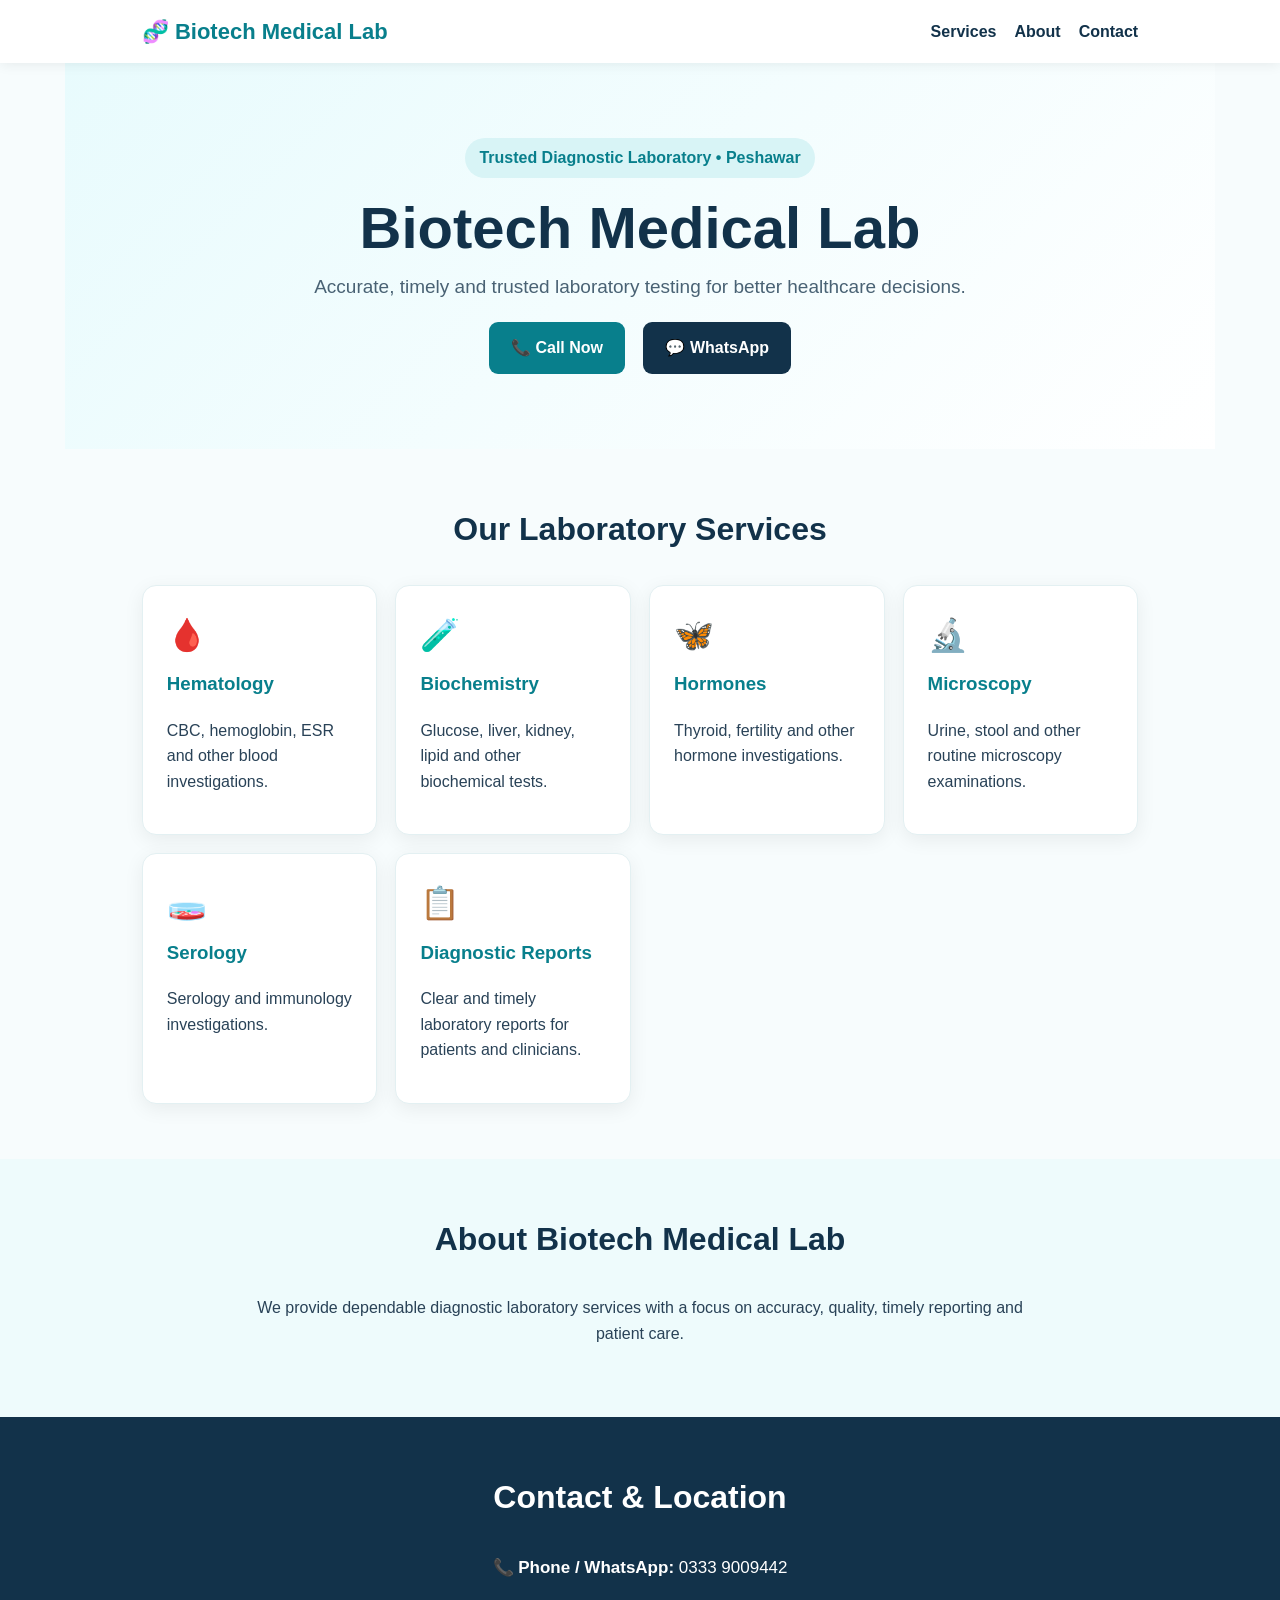
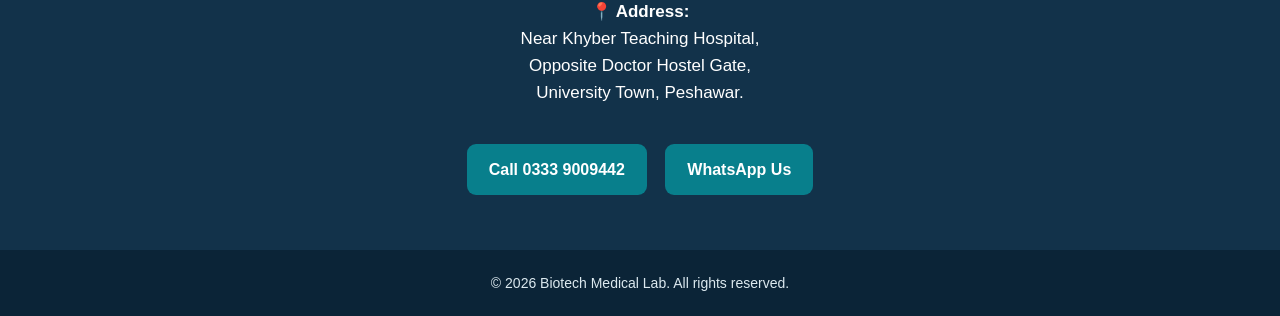
<file: index(1).html>
<!DOCTYPE html>
<html lang="en">
<head>
<meta charset="UTF-8">
<meta name="viewport" content="width=device-width, initial-scale=1.0">
<title>Biotech Medical Lab | Peshawar</title>
<meta name="description" content="Biotech Medical Lab near Khyber Teaching Hospital, University Town, Peshawar.">
<style>
*{box-sizing:border-box;scroll-behavior:smooth}body{margin:0;font-family:Arial,sans-serif;color:#294257;background:#f7fcfd;line-height:1.6}
header{position:sticky;top:0;z-index:10;background:#fff;box-shadow:0 2px 12px #0001}.nav{max-width:1150px;margin:auto;padding:14px 6%;display:flex;align-items:center;justify-content:space-between;gap:20px}.brand{font-size:22px;font-weight:800;color:#087f8c}nav a{color:#12324a;text-decoration:none;margin-left:18px;font-weight:600}
.hero{padding:75px 6%;text-align:center;background:linear-gradient(135deg,#e8fbfd,#fff)}.badge{display:inline-block;background:#d8f4f6;color:#087f8c;padding:7px 14px;border-radius:30px;font-weight:700}
h1{font-size:clamp(35px,6vw,58px);line-height:1.1;color:#12324a;margin:18px 0 12px}.hero p{font-size:19px;max-width:720px;margin:auto;color:#496274}
.btn{display:inline-block;background:#087f8c;color:#fff;text-decoration:none;padding:13px 22px;border-radius:9px;font-weight:700;margin:20px 7px 0}.btn.dark{background:#12324a}
section{max-width:1150px;margin:auto;padding:55px 6%}h2{text-align:center;color:#12324a;font-size:32px;margin:0 0 30px}
.grid{display:grid;grid-template-columns:repeat(auto-fit,minmax(210px,1fr));gap:18px}.card{background:#fff;border-radius:14px;padding:24px;box-shadow:0 5px 20px #0001;border:1px solid #e3f0f2}.card h3{color:#087f8c;margin-top:8px}.icon{font-size:32px}
.about{background:#eefbfc;max-width:none}.about-inner{max-width:950px;margin:auto;padding:0 6%}
.contact{background:#12324a;color:#fff;max-width:none;text-align:center}.contact h2{color:#fff}.contact p{font-size:17px}.contact .btn{background:#087f8c}
footer{text-align:center;padding:22px;background:#0b2437;color:#dce9ef;font-size:14px}
@media(max-width:700px){.nav{flex-direction:column}nav a{margin:0 6px;font-size:14px}.hero{padding:55px 6%}}
</style>
</head>
<body>
<header><div class="nav">
<div class="brand">🧬 Biotech Medical Lab</div>
<nav><a href="#services">Services</a><a href="#about">About</a><a href="#contact">Contact</a></nav>
</div></header>

<main>
<section class="hero">
<span class="badge">Trusted Diagnostic Laboratory • Peshawar</span>
<h1>Biotech Medical Lab</h1>
<p>Accurate, timely and trusted laboratory testing for better healthcare decisions.</p>
<a class="btn" href="tel:+923339009442">📞 Call Now</a>
<a class="btn dark" href="https://wa.me/923339009442">💬 WhatsApp</a>
</section>

<section id="services">
<h2>Our Laboratory Services</h2>
<div class="grid">
<div class="card"><div class="icon">🩸</div><h3>Hematology</h3><p>CBC, hemoglobin, ESR and other blood investigations.</p></div>
<div class="card"><div class="icon">🧪</div><h3>Biochemistry</h3><p>Glucose, liver, kidney, lipid and other biochemical tests.</p></div>
<div class="card"><div class="icon">🦋</div><h3>Hormones</h3><p>Thyroid, fertility and other hormone investigations.</p></div>
<div class="card"><div class="icon">🔬</div><h3>Microscopy</h3><p>Urine, stool and other routine microscopy examinations.</p></div>
<div class="card"><div class="icon">🧫</div><h3>Serology</h3><p>Serology and immunology investigations.</p></div>
<div class="card"><div class="icon">📋</div><h3>Diagnostic Reports</h3><p>Clear and timely laboratory reports for patients and clinicians.</p></div>
</div>
</section>

<section id="about" class="about"><div class="about-inner">
<h2>About Biotech Medical Lab</h2>
<p style="text-align:center">We provide dependable diagnostic laboratory services with a focus on accuracy, quality, timely reporting and patient care.</p>
</div></section>

<section id="contact" class="contact">
<h2>Contact & Location</h2>
<p><strong>📞 Phone / WhatsApp:</strong> 0333 9009442</p>
<p><strong>📍 Address:</strong><br>Near Khyber Teaching Hospital,<br>Opposite Doctor Hostel Gate,<br>University Town, Peshawar.</p>
<a class="btn" href="tel:+923339009442">Call 0333 9009442</a>
<a class="btn" href="https://wa.me/923339009442">WhatsApp Us</a>
</section>
</main>
<footer>© 2026 Biotech Medical Lab. All rights reserved.</footer>
</body>
</html>
</file>
